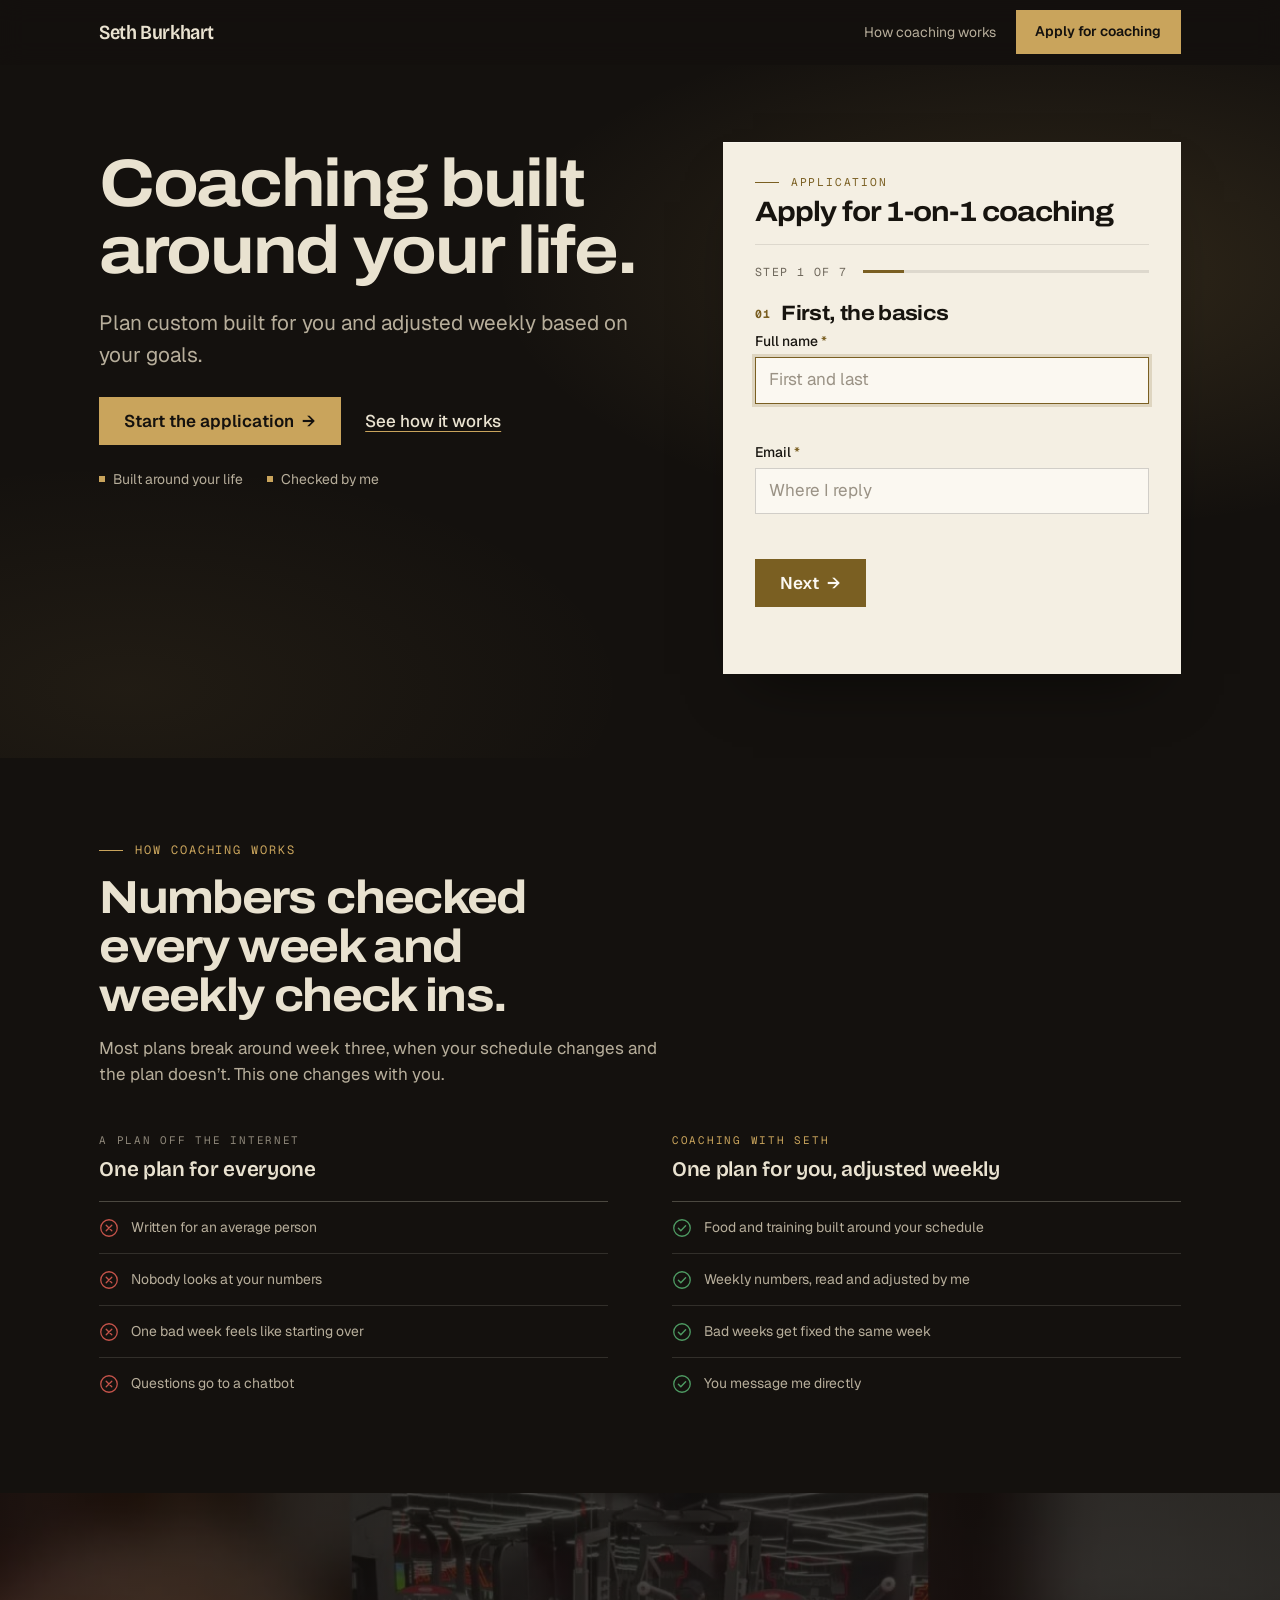
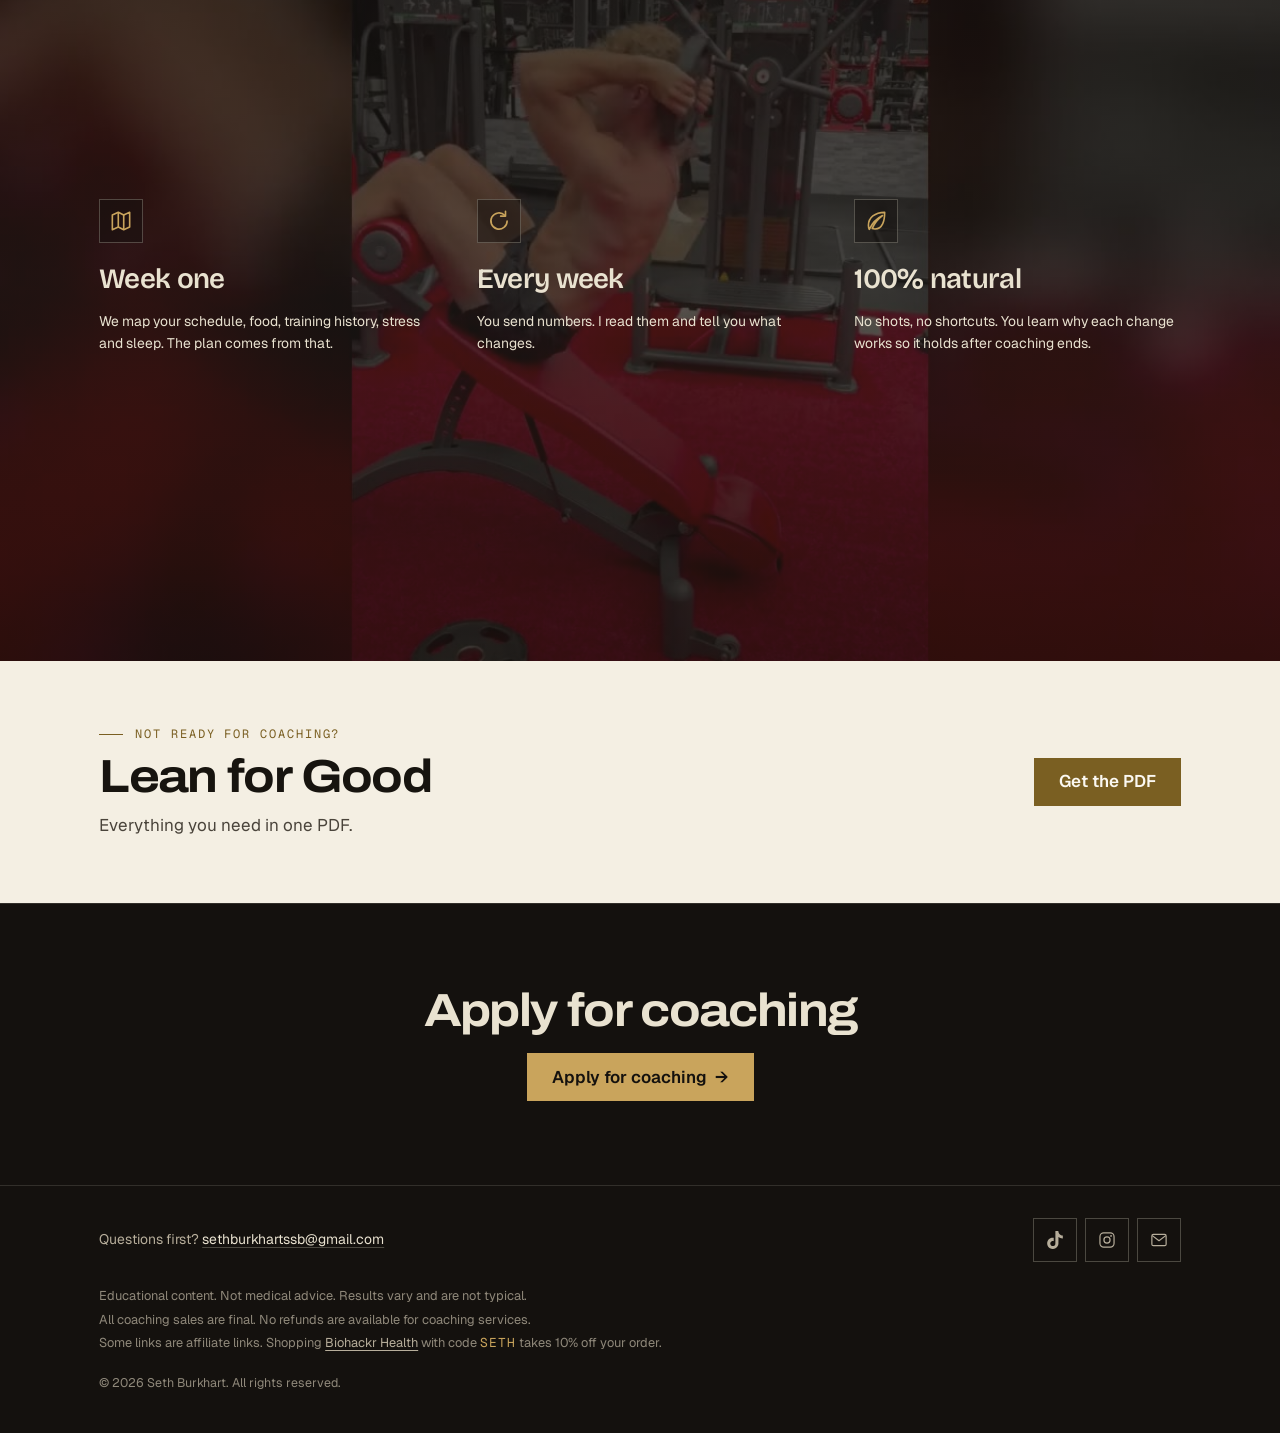
<file: index.html>
<!DOCTYPE html>
<html lang="en">
<head>
  <meta charset="UTF-8">
  <meta name="viewport" content="width=device-width, initial-scale=1.0">
  <title>Seth Burkhart · 1-on-1 Natural Fat Loss Coaching</title>
  <meta name="description" content="1-on-1 natural fat-loss coaching with Seth Burkhart. A plan built around your real life, checked by Seth every week. No shots, no shortcuts. Apply in about 3 minutes.">
  <meta name="theme-color" content="#14110E">

  <meta property="og:type" content="website">
  <meta property="og:title" content="Seth Burkhart · 1-on-1 Natural Fat Loss Coaching">
  <meta property="og:description" content="A plan built around your real life, checked every week by the person who built it. 100% natural. Apply in about 3 minutes.">
  <meta name="twitter:card" content="summary">

  <link rel="icon" href="data:image/svg+xml,%3Csvg xmlns='http://www.w3.org/2000/svg' viewBox='0 0 100 100'%3E%3Crect width='100' height='100' rx='20' fill='%2314110E'/%3E%3Ctext x='50' y='68' font-size='50' font-family='Georgia,serif' font-style='italic' fill='%23C9A45C' text-anchor='middle'%3ESB%3C/text%3E%3C/svg%3E">

  <link rel="preconnect" href="https://fonts.googleapis.com">
  <link rel="preconnect" href="https://fonts.gstatic.com" crossorigin>
  <link href="https://fonts.googleapis.com/css2?family=Archivo:wdth,wght@100..125,600..800&family=Bricolage+Grotesque:opsz,wdth,wght@12..96,75..100,400..700&family=Geist:wght@400;500;600&family=Geist+Mono:wght@400;500&display=swap" rel="stylesheet">
  <link rel="stylesheet" href="css/styles.css?v=14">
</head>
<body>

  <a class="skip-link" href="#apply">Skip to the application</a>

  <svg aria-hidden="true" focusable="false" width="0" height="0" style="position:absolute">
    <defs>
      <symbol id="icon-tiktok" viewBox="0 0 24 24">
        <path fill="currentColor" d="M12.53.02C13.84 0 15.14.01 16.44 0c.08 1.53.63 3.09 1.75 4.17 1.12 1.11 2.7 1.62 4.24 1.79v4.03c-1.44-.05-2.89-.35-4.2-.97-.57-.26-1.1-.59-1.62-.93-.01 2.92.01 5.84-.02 8.75-.08 1.4-.54 2.79-1.35 3.94-1.31 1.92-3.58 3.17-5.91 3.21-1.43.08-2.86-.31-4.08-1.03-2.02-1.19-3.44-3.37-3.65-5.71-.02-.5-.03-1-.01-1.49.18-1.9 1.12-3.72 2.58-4.96 1.66-1.44 3.98-2.13 6.15-1.72.02 1.48-.04 2.96-.04 4.44-.99-.32-2.15-.23-3.02.37-.63.41-1.11 1.04-1.36 1.75-.21.51-.15 1.07-.14 1.61.24 1.64 1.82 3.02 3.5 2.87 1.12-.01 2.19-.66 2.77-1.61.19-.33.4-.67.41-1.06.1-1.79.06-3.57.07-5.36.01-4.03-.01-8.05.02-12.07z"/>
      </symbol>
      <symbol id="icon-instagram" viewBox="0 0 24 24">
        <rect x="2.6" y="2.6" width="18.8" height="18.8" rx="5" fill="none" stroke="currentColor" stroke-width="1.6"/>
        <circle cx="12" cy="12" r="4.1" fill="none" stroke="currentColor" stroke-width="1.6"/>
        <circle cx="17.4" cy="6.6" r="1.2" fill="currentColor"/>
      </symbol>
      <symbol id="icon-mail" viewBox="0 0 24 24">
        <rect x="2.5" y="4.5" width="19" height="15" rx="2" fill="none" stroke="currentColor" stroke-width="1.6"/>
        <path d="M3.5 6.5 12 13l8.5-6.5" fill="none" stroke="currentColor" stroke-width="1.6" stroke-linecap="round" stroke-linejoin="round"/>
      </symbol>
      <symbol id="icon-x" viewBox="0 0 20 20">
        <circle cx="10" cy="10" r="8.25" fill="none" stroke="currentColor" stroke-width="1.3"/>
        <path d="M7.2 7.2l5.6 5.6M12.8 7.2l-5.6 5.6" stroke="currentColor" stroke-width="1.3" stroke-linecap="round"/>
      </symbol>
      <symbol id="icon-map" viewBox="0 0 24 24">
        <path d="M4 6.5 9.5 4l5 2.5L20 4v13.5L14.5 20l-5-2.5L4 20z" fill="none" stroke="currentColor" stroke-width="1.5" stroke-linejoin="round"/>
        <path d="M9.5 4v13.5M14.5 6.5V20" stroke="currentColor" stroke-width="1.5"/>
      </symbol>
      <symbol id="icon-loop" viewBox="0 0 24 24">
        <path d="M19.5 12a7.5 7.5 0 1 1-2.2-5.3" fill="none" stroke="currentColor" stroke-width="1.5" stroke-linecap="round"/>
        <path d="M18 3v4.5h-4.5" fill="none" stroke="currentColor" stroke-width="1.5" stroke-linecap="round" stroke-linejoin="round"/>
      </symbol>
      <symbol id="icon-leaf" viewBox="0 0 24 24">
        <path d="M20 4c-9 0-15 5-15 12 0 1.5.3 2.7.8 3.7C9 13 13 9.5 18 7c-4 3-7.5 7-9.5 12 .8.3 1.6.4 2.5.4C18 19.5 20 12 20 4z" fill="none" stroke="currentColor" stroke-width="1.5" stroke-linejoin="round"/>
      </symbol>
      <symbol id="icon-check" viewBox="0 0 20 20">
        <circle cx="10" cy="10" r="8.25" fill="none" stroke="currentColor" stroke-width="1.3"/>
        <path d="M6.4 10.3l2.4 2.4 4.8-5" fill="none" stroke="currentColor" stroke-width="1.4" stroke-linecap="round" stroke-linejoin="round"/>
      </symbol>
    </defs>
  </svg>

  <!-- ============ HEADER ============ -->
  <header class="site-header">
    <div class="container header-inner">
      <a class="wordmark" href="#top">Seth Burkhart</a>
      <nav class="header-nav" aria-label="Primary">
        <a class="nav-link" href="#how">How coaching works</a>
        <a class="btn btn-primary btn-sm" href="#apply">Apply for coaching</a>
      </nav>
    </div>
  </header>

  <main id="top">

    <!-- ============ HERO + FORM CARD ============ -->
    <section class="hero">
      <div class="container hero-grid">
        <div class="hero-copy">
          <h1 class="h-display rise" style="--i:1">Coaching built around your life.</h1>
          <p class="lede rise" style="--i:2">Plan custom built for you and adjusted weekly based on your goals.</p>
          <div class="hero-cta rise" style="--i:3">
            <a class="btn btn-primary" href="#apply">Start the application <span class="arrow" aria-hidden="true">&rarr;</span></a>
            <a class="text-link" href="#how">See how it works</a>
          </div>
          <ul class="dots rise" style="--i:5" aria-label="Key facts">
            <li>Built around your life</li>
            <li>Checked by me</li>
          </ul>
        </div>

        <div class="card rise" id="apply" style="--i:2">
          <div class="card-head">
            <p class="eyebrow">Application</p>
            <h2 class="card-title">Apply for 1-on-1 coaching</h2>
          </div>
          <div class="card-progress">
            <p class="progress-label"><span data-progress-text>Step 1 of 7</span></p>
            <div class="progress-bar" aria-hidden="true"><span data-progress-fill></span></div>
          </div>

          <form class="apply-form" id="apply-form" method="POST" novalidate>
            <input type="hidden" name="_subject" value="New coaching application">
            <input type="hidden" name="_template" value="table">
            <input type="hidden" name="_captcha" value="false">
            <input type="text" name="_honey" class="hp-field" tabindex="-1" autocomplete="off" aria-hidden="true">

            <fieldset class="form-step" data-step="1">
              <legend class="step-title"><span class="num">01</span>First, the basics</legend>
              <div class="field">
                <label for="f-name">Full name <span class="req" aria-hidden="true">*</span></label>
                <input id="f-name" name="name" type="text" autocomplete="name" placeholder="First and last" required>
                <p class="field-error" aria-live="polite"></p>
              </div>
              <div class="field">
                <label for="f-email">Email <span class="req" aria-hidden="true">*</span></label>
                <input id="f-email" name="email" type="email" autocomplete="email" inputmode="email" placeholder="Where I reply" required>
                <p class="field-error" aria-live="polite"></p>
              </div>
            </fieldset>

            <fieldset class="form-step" data-step="2" hidden>
              <legend class="step-title"><span class="num">02</span>Your age</legend>
              <div class="field">
                <label for="f-age">Age <span class="req" aria-hidden="true">*</span></label>
                <input id="f-age" name="age" type="number" inputmode="numeric" min="16" max="100" placeholder="Years" required>
                <p class="field-error" aria-live="polite"></p>
              </div>
            </fieldset>

            <fieldset class="form-step" data-step="3" hidden>
              <legend class="step-title"><span class="num">03</span>Your goal</legend>
              <div class="field field-choices" role="group" aria-labelledby="f-goal-label">
                <label id="f-goal-label">What can I help with? <span class="req" aria-hidden="true">*</span></label>
                <p class="field-hint">Choose as many as you like :)</p>
                <div class="choices">
                  <label class="choice"><input type="checkbox" name="goal" value="Fat Loss"><span class="choice-key">A</span><span>Fat Loss</span></label>
                  <label class="choice"><input type="checkbox" name="goal" value="Build Muscle"><span class="choice-key">B</span><span>Build Muscle</span></label>
                  <label class="choice"><input type="checkbox" name="goal" value="Healthy Lifestyle"><span class="choice-key">C</span><span>Healthy Lifestyle</span></label>
                </div>
                <p class="field-error" aria-live="polite"></p>
              </div>
            </fieldset>

            <fieldset class="form-step" data-step="4" hidden>
              <legend class="step-title"><span class="num">04</span>The reason</legend>
              <div class="field">
                <label for="f-change">Why do you want to make a change? <span class="req" aria-hidden="true">*</span></label>
                <textarea id="f-change" name="change" rows="3" required placeholder="In your own words. What’s driving this?"></textarea>
                <p class="field-error" aria-live="polite"></p>
              </div>
            </fieldset>

            <fieldset class="form-step" data-step="5" hidden>
              <legend class="step-title"><span class="num">05</span>Why me</legend>
              <div class="field">
                <label for="f-why">What made you want to work with me? <span class="req" aria-hidden="true">*</span></label>
                <textarea id="f-why" name="why" rows="3" required placeholder="What did you see or hear that brought you here?"></textarea>
                <p class="field-error" aria-live="polite"></p>
              </div>
            </fieldset>

            <fieldset class="form-step" data-step="6" hidden>
              <legend class="step-title"><span class="num">06</span>The investment</legend>
              <div class="field field-choices" role="radiogroup" aria-labelledby="f-investment-label">
                <label id="f-investment-label">This is a high ticket, premium fitness program. Are you in a financial position to invest in your health at this time? <span class="req" aria-hidden="true">*</span></label>
                <div class="choices">
                  <label class="choice"><input type="radio" name="investment" value="Yes, absolutely committed and finances are not an issue."><span class="choice-key">A</span><span>Yes, absolutely committed and finances are not an issue.</span></label>
                  <label class="choice"><input type="radio" name="investment" value="Possibly, depends on the value of the program."><span class="choice-key">B</span><span>Possibly, depends on the value of the program.</span></label>
                  <label class="choice"><input type="radio" name="investment" value="No. Finances are a real limitation at this moment."><span class="choice-key">C</span><span>No. Finances are a real limitation at this moment.</span></label>
                </div>
                <p class="field-error" aria-live="polite"></p>
              </div>
            </fieldset>

            <fieldset class="form-step" data-step="7" hidden>
              <legend class="step-title"><span class="num">07</span>Where I reach you</legend>
              <div class="form-row">
                <div class="field">
                  <label for="f-phone">Phone <span class="req" aria-hidden="true">*</span></label>
                  <input id="f-phone" name="phone" type="tel" autocomplete="tel" inputmode="tel" placeholder="For a quick call if we’re a fit" required>
                  <p class="field-error" aria-live="polite"></p>
                </div>
                <div class="field">
                  <label for="f-handle">Instagram or TikTok handle</label>
                  <input id="f-handle" name="handle" type="text" placeholder="@yourhandle">
                  <p class="field-error" aria-live="polite"></p>
                </div>
              </div>
            </fieldset>

            <div class="step-nav">
              <button class="btn btn-ghost" type="button" data-step-back hidden>Back</button>
              <button class="btn btn-primary" type="button" data-step-next>Next <span class="arrow" aria-hidden="true">&rarr;</span></button>
              <button class="btn btn-primary" type="submit" data-cta="submit" hidden>Send my application</button>
            </div>
            <p class="form-status" role="status" aria-live="polite"></p>
          </form>
        </div>
      </div>
    </section>

    <!-- ============ COMPARISON ============ -->
    <section class="section" id="how">
      <div class="container">
        <div class="section-head reveal">
          <p class="eyebrow">How coaching works</p>
          <h2 class="h-section">Numbers checked every week and weekly check ins.</h2>
          <p class="lede">Most plans break around week three, when your schedule changes and the plan doesn’t. This one changes with you.</p>
        </div>
        <div class="compare reveal" role="table" aria-label="Generic plan compared with coaching">
          <div class="compare-col">
            <div class="compare-head">
              <p class="eyebrow">A plan off the internet</p>
              <h3>One plan for everyone</h3>
            </div>
            <ul>
              <li><svg class="mark" aria-hidden="true"><use href="#icon-x"/></svg>Written for an average person</li>
              <li><svg class="mark" aria-hidden="true"><use href="#icon-x"/></svg>Nobody looks at your numbers</li>
              <li><svg class="mark" aria-hidden="true"><use href="#icon-x"/></svg>One bad week feels like starting over</li>
              <li><svg class="mark" aria-hidden="true"><use href="#icon-x"/></svg>Questions go to a chatbot</li>
            </ul>
          </div>
          <div class="compare-col is-us">
            <div class="compare-head">
              <p class="eyebrow">Coaching with Seth</p>
              <h3>One plan for you, adjusted weekly</h3>
            </div>
            <ul>
              <li><svg class="mark" aria-hidden="true"><use href="#icon-check"/></svg>Food and training built around your schedule</li>
              <li><svg class="mark" aria-hidden="true"><use href="#icon-check"/></svg>Weekly numbers, read and adjusted by me</li>
              <li><svg class="mark" aria-hidden="true"><use href="#icon-check"/></svg>Bad weeks get fixed the same week</li>
              <li><svg class="mark" aria-hidden="true"><use href="#icon-check"/></svg>You message me directly</li>
            </ul>
          </div>
        </div>

      </div>
    </section>

    <!-- ============ PROCESS (video background) ============ -->
    <section class="section section-video" aria-label="How it runs">
      <div class="video-bg" aria-hidden="true">
        <video autoplay muted loop playsinline preload="metadata" poster="video/reel-poster.jpg?v=7">
          <source src="video/reel.mp4?v=7" type="video/mp4">
        </video>
      </div>
      <div class="video-tint" aria-hidden="true"></div>
      <div class="container">
        <div class="points">
        <div class="point reveal">
          <span class="point-icon" aria-hidden="true"><svg width="26" height="26"><use href="#icon-map"/></svg></span>
          <h3>Week one</h3>
          <p>We map your schedule, food, training history, stress and sleep. The plan comes from that.</p>
        </div>
        <div class="point reveal">
          <span class="point-icon" aria-hidden="true"><svg width="26" height="26"><use href="#icon-loop"/></svg></span>
          <h3>Every week</h3>
          <p>You send numbers. I read them and tell you what changes.</p>
        </div>
        <div class="point reveal">
          <span class="point-icon" aria-hidden="true"><svg width="26" height="26"><use href="#icon-leaf"/></svg></span>
          <h3>100% natural</h3>
          <p>No shots, no shortcuts. You learn why each change works so it holds after coaching ends.</p>
        </div>
      </div>
      </div>
    </section>

    <!-- ============ BLUEPRINT STRIP ============ -->
    <section class="strip" aria-label="Lean for Good">
      <div class="container">
        <div class="strip-copy reveal">
          <p class="eyebrow">Not ready for coaching?</p>
          <h2><span data-bind="blueprint-name">Lean for Good</span></h2>
          <p>Everything you need in one PDF.</p>
        </div>
        <div class="offer-card reveal">
          <a class="btn btn-primary" data-cta="blueprint" href="#">Get the PDF</a>
        </div>
      </div>
    </section>

    <!-- ============ CLOSING BAND ============ -->
    <section class="band">
      <div class="container">
        <h2 class="h-section reveal">Apply for coaching</h2>
        <a class="btn btn-primary reveal" href="#apply">Apply for coaching <span class="arrow" aria-hidden="true">&rarr;</span></a>
      </div>
    </section>

  </main>

  <!-- ============ FOOTER ============ -->
  <footer class="site-footer">
    <div class="container">
      <div class="footer-top">
        <p class="footer-contact">Questions first? <a data-social="email" href="#"><span data-bind="email-text">sethburkhartssb@gmail.com</span></a></p>
        <div class="footer-socials">
          <a class="social-btn" data-social="tiktok" href="#" target="_blank" rel="noopener" aria-label="Seth on TikTok"><svg width="18" height="18" aria-hidden="true"><use href="#icon-tiktok"/></svg></a>
          <a class="social-btn" data-social="instagram" href="#" target="_blank" rel="noopener" aria-label="Seth on Instagram"><svg width="18" height="18" aria-hidden="true"><use href="#icon-instagram"/></svg></a>
          <a class="social-btn" data-social="email" href="#" aria-label="Email Seth"><svg width="18" height="18" aria-hidden="true"><use href="#icon-mail"/></svg></a>
        </div>
      </div>
      <div class="footer-fine">
        <p>Educational content. Not medical advice. Results vary and are not typical.</p>
        <p>All coaching sales are final. No refunds are available for coaching services.</p>
        <p>Some links are affiliate links. Shopping <a data-cta="biohackr" href="https://www.biohackr.health/shop/" target="_blank" rel="noopener">Biohackr Health</a> with code <span class="bh-code" data-bind="bh-code">SETH</span> takes <span data-bind="bh-discount">10%</span> off your order.</p>
      </div>
      <p class="footer-copy">&copy; <span data-bind="year">2026</span> Seth Burkhart. All rights reserved.</p>
    </div>
  </footer>

  <script src="js/config.js?v=3"></script>
  <script src="js/main.js?v=4"></script>
</body>
</html>
</file>
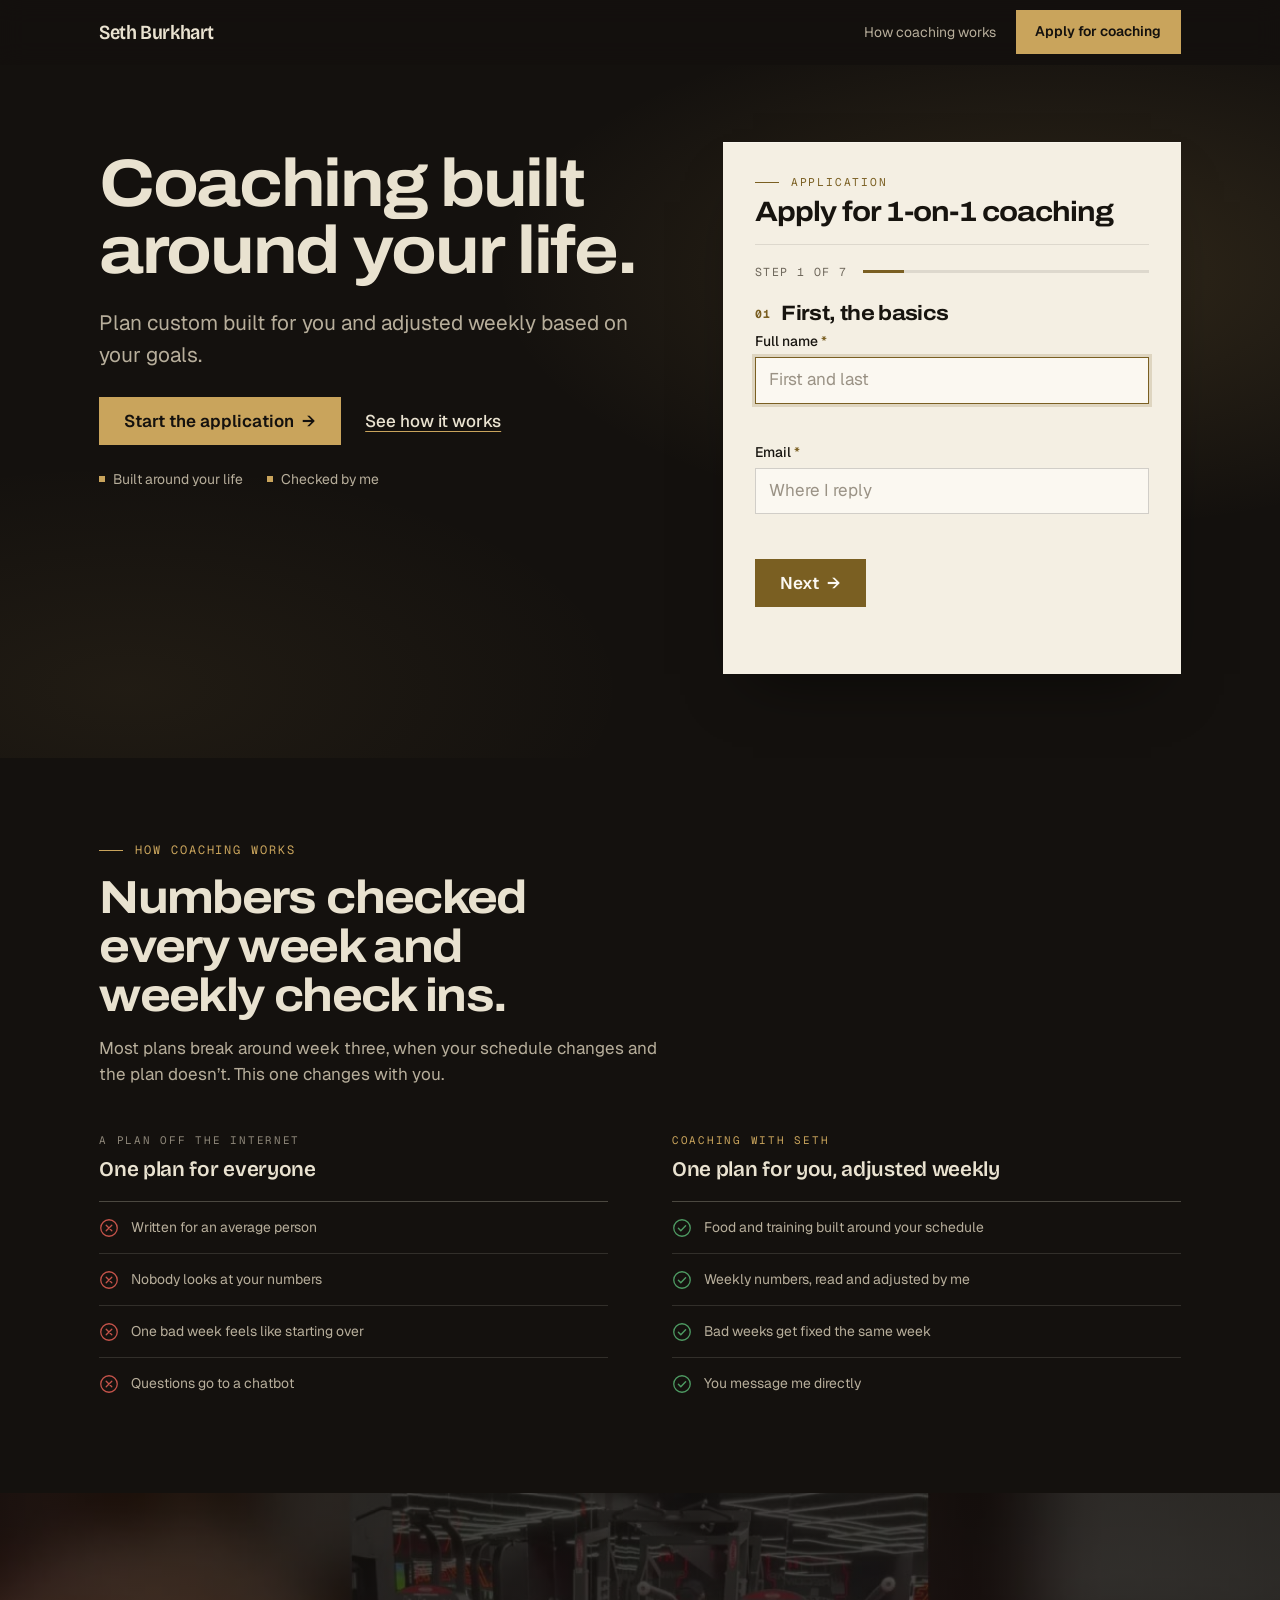
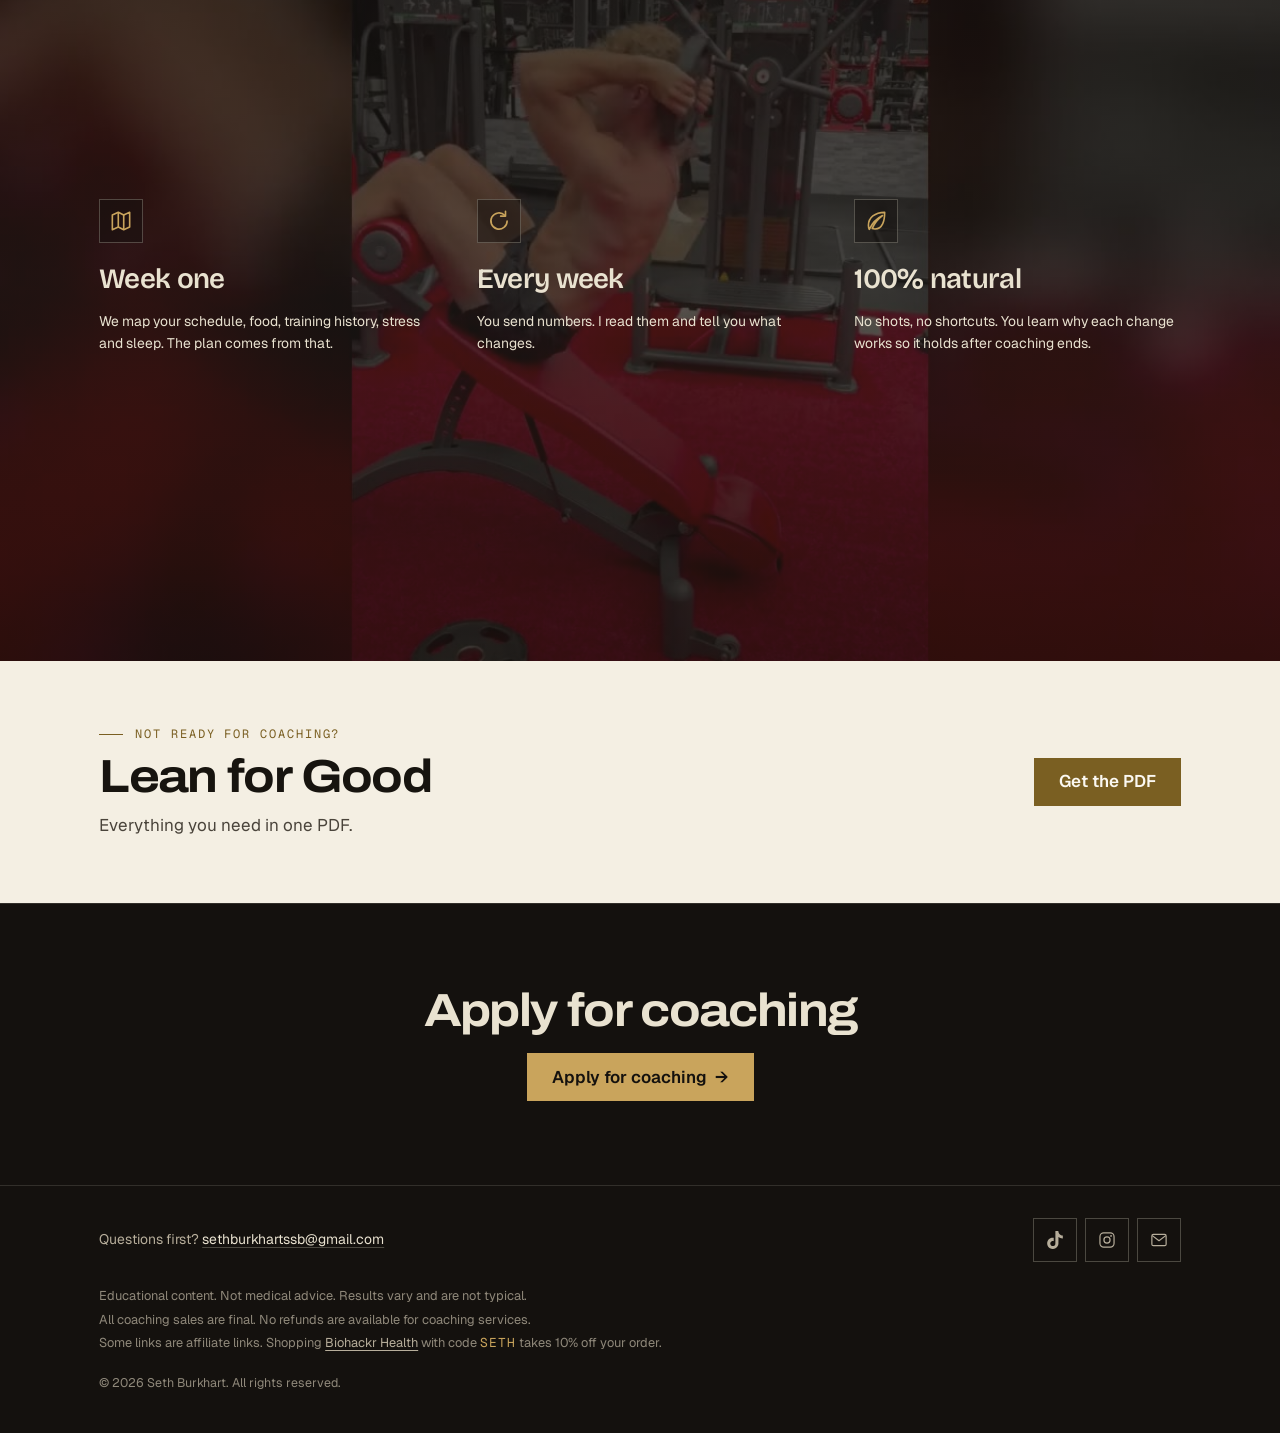
<file: welcome/index.html>
<!DOCTYPE html>
<html lang="en">
<head>
  <meta charset="UTF-8">
  <script>
    /* Soft gate: only reachable via the Stripe post-payment redirect, which
       appends ?session_id=... . Direct visits bounce to the homepage. */
    (function () {
      var q = new URLSearchParams(location.search);
      if (q.has('session_id')) {
        sessionStorage.setItem('sb-client', '1');
        history.replaceState(null, '', location.pathname);
      } else if (!sessionStorage.getItem('sb-client')) {
        location.replace('/');
      }
    })();
  </script>
  <meta name="viewport" content="width=device-width, initial-scale=1.0">
  <title>You're In · Seth Burkhart</title>
  <meta name="description" content="Welcome to 1-on-1 coaching with Seth Burkhart. Here's exactly what happens next.">
  <meta name="robots" content="noindex">
  <meta name="theme-color" content="#101113">

  <link rel="icon" href="data:image/svg+xml,%3Csvg xmlns='http://www.w3.org/2000/svg' viewBox='0 0 100 100'%3E%3Cdefs%3E%3ClinearGradient id='g' x1='0' y1='0' x2='0' y2='1'%3E%3Cstop offset='0' stop-color='%234E9CFF'/%3E%3Cstop offset='1' stop-color='%232563EB'/%3E%3C/linearGradient%3E%3C/defs%3E%3Crect width='100' height='100' rx='24' fill='url(%23g)'/%3E%3Ctext x='50' y='70' font-size='44' font-family='Arial Black,Arial,sans-serif' font-weight='900' fill='white' text-anchor='middle'%3ESB%3C/text%3E%3C/svg%3E">

  <link rel="preconnect" href="https://fonts.googleapis.com">
  <link rel="preconnect" href="https://fonts.gstatic.com" crossorigin>
  <link href="https://fonts.googleapis.com/css2?family=Rubik:wght@500;600;700;800&family=Albert+Sans:ital,wght@0,400;0,500;0,600;0,700;1,400&display=swap" rel="stylesheet">
  <link rel="stylesheet" href="../css/styles.css?v=2">

  <style>
    /* Page-specific: post-purchase welcome. Everything else comes from styles.css. */
    .welcome-hero {
      padding: clamp(7rem, 8vw + 4rem, 12rem) 0 clamp(4.5rem, 6vw, 7rem);
    }
    .welcome-title {
      font-family: var(--font-display);
      font-weight: 800;
      font-size: var(--display-1);
      line-height: 0.98;
      letter-spacing: -0.015em;
      text-transform: uppercase;
      color: var(--bone);
      margin: 1.4rem 0 1.6rem;
    }
    .welcome-title em { font-style: normal; color: var(--ember); }
    .welcome-hero .hero-sub { max-width: 34em; }
    .step-cta { margin-top: 1.1rem; display: flex; flex-wrap: wrap; align-items: center; gap: 1rem 1.4rem; }
    .step-alt { font-size: var(--text-sm); color: var(--bone-dim); }
    .step-alt a { color: var(--bone); text-decoration-color: var(--ember); text-underline-offset: 3px; }
    .plan-note { margin-top: 2.2rem; max-width: 44em; font-size: var(--text-sm); color: var(--bone-dim); }
  </style>
</head>
<body>

  <a class="skip-link" href="#main">Skip to content</a>

  <svg class="svg-defs" aria-hidden="true" focusable="false">
    <defs>
      <symbol id="icon-tiktok" viewBox="0 0 24 24">
        <path fill="currentColor" d="M12.53.02C13.84 0 15.14.01 16.44 0c.08 1.53.63 3.09 1.75 4.17 1.12 1.11 2.7 1.62 4.24 1.79v4.03c-1.44-.05-2.89-.35-4.2-.97-.57-.26-1.1-.59-1.62-.93-.01 2.92.01 5.84-.02 8.75-.08 1.4-.54 2.79-1.35 3.94-1.31 1.92-3.58 3.17-5.91 3.21-1.43.08-2.86-.31-4.08-1.03-2.02-1.19-3.44-3.37-3.65-5.71-.02-.5-.03-1-.01-1.49.18-1.9 1.12-3.72 2.58-4.96 1.66-1.44 3.98-2.13 6.15-1.72.02 1.48-.04 2.96-.04 4.44-.99-.32-2.15-.23-3.02.37-.63.41-1.11 1.04-1.36 1.75-.21.51-.15 1.07-.14 1.61.24 1.64 1.82 3.02 3.5 2.87 1.12-.01 2.19-.66 2.77-1.61.19-.33.4-.67.41-1.06.1-1.79.06-3.57.07-5.36.01-4.03-.01-8.05.02-12.07z"/>
      </symbol>
      <linearGradient id="ig-grad" x1="0" y1="1" x2="1" y2="0">
        <stop offset="0" stop-color="#FEDA75"/>
        <stop offset="0.25" stop-color="#FA7E1E"/>
        <stop offset="0.5" stop-color="#D62976"/>
        <stop offset="0.75" stop-color="#962FBF"/>
        <stop offset="1" stop-color="#4F5BD5"/>
      </linearGradient>
      <symbol id="icon-instagram-color" viewBox="0 0 24 24">
        <rect x="2.6" y="2.6" width="18.8" height="18.8" rx="5" fill="none" stroke="url(#ig-grad)" stroke-width="1.8"/>
        <circle cx="12" cy="12" r="4.1" fill="none" stroke="url(#ig-grad)" stroke-width="1.8"/>
        <circle cx="17.4" cy="6.6" r="1.2" fill="url(#ig-grad)"/>
      </symbol>
      <symbol id="icon-mail" viewBox="0 0 24 24">
        <rect x="2.5" y="4.5" width="19" height="15" rx="2" fill="none" stroke="currentColor" stroke-width="1.8"/>
        <path d="M3.5 6.5 12 13l8.5-6.5" fill="none" stroke="currentColor" stroke-width="1.8" stroke-linecap="round" stroke-linejoin="round"/>
      </symbol>
      <symbol id="ic-fork" viewBox="0 0 24 24">
        <path d="M5.5 3v4a2.5 2.5 0 0 0 5 0V3" fill="none" stroke="currentColor" stroke-width="2" stroke-linecap="round"/>
        <path d="M8 9.5V21" stroke="currentColor" stroke-width="2" stroke-linecap="round"/>
        <path d="M16 3v18" stroke="currentColor" stroke-width="2" stroke-linecap="round"/>
        <path d="M16 3c2.8 2 3.2 6.6.3 9.1" fill="none" stroke="currentColor" stroke-width="2" stroke-linecap="round"/>
      </symbol>
      <symbol id="ic-dumbbell" viewBox="0 0 24 24">
        <rect x="2.5" y="9" width="2.6" height="6" rx="1" fill="currentColor"/>
        <rect x="6" y="6.5" width="3.2" height="11" rx="1.3" fill="currentColor"/>
        <rect x="14.8" y="6.5" width="3.2" height="11" rx="1.3" fill="currentColor"/>
        <rect x="18.9" y="9" width="2.6" height="6" rx="1" fill="currentColor"/>
        <rect x="9" y="10.8" width="6" height="2.4" rx="1.2" fill="currentColor"/>
      </symbol>
      <symbol id="ic-clipboard" viewBox="0 0 24 24">
        <rect x="5" y="4.5" width="14" height="16.5" rx="2.5" fill="none" stroke="currentColor" stroke-width="2"/>
        <rect x="8.5" y="2.5" width="7" height="4" rx="1.5" fill="currentColor" stroke="none"/>
        <path d="M8.5 11h7M8.5 15h5" stroke="currentColor" stroke-width="2" stroke-linecap="round"/>
      </symbol>
      <symbol id="ic-chart" viewBox="0 0 24 24">
        <path d="M5 20V12M12 20V5M19 20v-6" stroke="currentColor" stroke-width="2.6" stroke-linecap="round"/>
      </symbol>
      <symbol id="ic-loop" viewBox="0 0 24 24">
        <path d="M19 12a7 7 0 1 1-2.05-4.95" fill="none" stroke="currentColor" stroke-width="2.2" stroke-linecap="round"/>
        <path d="M17.5 3v4.5H13" fill="none" stroke="currentColor" stroke-width="2.2" stroke-linecap="round" stroke-linejoin="round"/>
      </symbol>
      <symbol id="ic-trend" viewBox="0 0 24 24">
        <path d="M4 17l5.5-5.5 3.5 3.5L19 8.5" fill="none" stroke="currentColor" stroke-width="2.3" stroke-linecap="round" stroke-linejoin="round"/>
        <path d="M14.5 8h5v5" fill="none" stroke="currentColor" stroke-width="2.3" stroke-linecap="round" stroke-linejoin="round"/>
      </symbol>
      <symbol id="ic-heart" viewBox="0 0 24 24">
        <path d="M12 20.5S3.5 15.2 3.5 9.3C3.5 6.4 5.8 4.5 8.2 4.5c1.6 0 3 .8 3.8 2.1.8-1.3 2.2-2.1 3.8-2.1 2.4 0 4.7 1.9 4.7 4.8 0 5.9-8.5 11.2-8.5 11.2z" fill="none" stroke="currentColor" stroke-width="2" stroke-linejoin="round"/>
      </symbol>
      <symbol id="ic-pill" viewBox="0 0 24 24">
        <rect x="2.8" y="8.6" width="18.4" height="6.8" rx="3.4" fill="none" stroke="currentColor" stroke-width="2" transform="rotate(-35 12 12)"/>
        <path d="M9.2 7.9l5.6 8.2" stroke="currentColor" stroke-width="2" stroke-linecap="round"/>
      </symbol>
    </defs>
  </svg>

  <main id="main">

    <!-- ============ HERO ============ -->
    <section class="welcome-hero">
      <div class="container">
        <p class="hero-badge"><span class="dot" aria-hidden="true"></span>Payment confirmed</p>
        <h1 class="welcome-title">You're <em>in.</em></h1>
        <p class="hero-sub">Welcome to 1-on-1 coaching. This page tells you exactly what happens next — it takes two minutes to read, and there's only one thing you need to do today.</p>
      </div>
    </section>

    <!-- ============ WHAT HAPPENS NEXT ============ -->
    <section class="sec light" id="next">
      <div class="container">
        <header class="sec-head">
          <p class="kicker"><span class="kicker-bar" aria-hidden="true"></span>Your first week</p>
          <h2 class="sec-title">What happens next</h2>
        </header>
        <ol class="timeline">
          <li class="tl-item">
            <span class="tl-num" aria-hidden="true">1</span>
            <div class="tl-body">
              <h3>Book your setup call — do this now</h3>
              <p>Pick a time that works for you — it takes 30 seconds. This is the only thing you need to do today.</p>
              <div class="step-cta">
                <a class="btn btn-primary" href="https://calendar.google.com/calendar/appointments/schedules/AcZssZ3q3UlD6sfuK-HEQqiYcV0llTFG9mDWkdDY9j8Lj-OqcQpWXpboBl91VsJ0dswRlcNLw76cY0nU" target="_blank" rel="noopener">Book my setup call</a>
                <p class="step-alt">Can't find a time that works? Email me — <a href="mailto:sethburkhartssb@gmail.com?subject=New%20client%20%E2%80%94%20setup%20call">sethburkhartssb@gmail.com</a></p>
              </div>
            </div>
          </li>
          <li class="tl-item">
            <span class="tl-num" aria-hidden="true">2</span>
            <div class="tl-body">
              <h3>The setup call</h3>
              <p>We meet on Google Meet — the link comes with your booking confirmation. We go over all of it: how you currently eat, your schedule, training history, sleep, stress, and what you actually want out of this. No judgment — I just need the real picture, because your plan gets built from it.</p>
            </div>
          </li>
          <li class="tl-item">
            <span class="tl-num" aria-hidden="true">3</span>
            <div class="tl-body">
              <h3>Your plan lands</h3>
              <p>After the call I build your full plan — everything listed below, built around your life, not a template.</p>
            </div>
          </li>
          <li class="tl-item">
            <span class="tl-num" aria-hidden="true">4</span>
            <div class="tl-body">
              <h3>Then, every week</h3>
              <p>You send your numbers, I read them myself, and your plan gets adjusted — including new key focuses for the week ahead. That loop is where the results come from.</p>
            </div>
          </li>
        </ol>
      </div>
    </section>

    <!-- ============ WHAT'S IN YOUR PLAN ============ -->
    <section class="sec light" id="plan">
      <div class="container">
        <header class="sec-head">
          <p class="kicker"><span class="kicker-bar" aria-hidden="true"></span>Built from your setup call</p>
          <h2 class="sec-title">What's in your plan</h2>
        </header>
        <div class="get-grid">
          <div class="get-card">
            <div class="get-head">
              <span class="qa-ic qa-ic-1 qa-ic--sm" aria-hidden="true"><svg width="22" height="22"><use href="#ic-trend"/></svg></span>
              <h3>Your goals</h3>
            </div>
            <p>Where we're taking you, made concrete — so every week has a target instead of a vibe.</p>
          </div>
          <div class="get-card">
            <div class="get-head">
              <span class="qa-ic qa-ic-2 qa-ic--sm" aria-hidden="true"><svg width="22" height="22"><use href="#ic-chart"/></svg></span>
              <h3>Your diet</h3>
            </div>
            <p>Calories and macros matched to your goal and your real life, not a starvation spreadsheet.</p>
          </div>
          <div class="get-card">
            <div class="get-head">
              <span class="qa-ic qa-ic-3 qa-ic--sm" aria-hidden="true"><svg width="22" height="22"><use href="#ic-fork"/></svg></span>
              <h3>Foods to eat</h3>
            </div>
            <p>A real food list built around what you actually like eating, so the diet is livable from day one.</p>
          </div>
          <div class="get-card">
            <div class="get-head">
              <span class="qa-ic qa-ic-4 qa-ic--sm" aria-hidden="true"><svg width="22" height="22"><use href="#ic-dumbbell"/></svg></span>
              <h3>Training</h3>
            </div>
            <p>Your split plus the exact exercises for each muscle group, built for your schedule and the equipment you have.</p>
          </div>
          <div class="get-card">
            <div class="get-head">
              <span class="qa-ic qa-ic-5 qa-ic--sm" aria-hidden="true"><svg width="22" height="22"><use href="#ic-heart"/></svg></span>
              <h3>Cardio</h3>
            </div>
            <p>How much, what kind, and when — dialed up or down as your numbers come in.</p>
          </div>
          <div class="get-card">
            <div class="get-head">
              <span class="qa-ic qa-ic-1 qa-ic--sm" aria-hidden="true"><svg width="22" height="22"><use href="#ic-pill"/></svg></span>
              <h3>Supplements</h3>
            </div>
            <p>What's actually worth taking for your goal, and what's a waste of your money.</p>
          </div>
          <div class="get-card">
            <div class="get-head">
              <span class="qa-ic qa-ic-2 qa-ic--sm" aria-hidden="true"><svg width="22" height="22"><use href="#ic-clipboard"/></svg></span>
              <h3>Key focuses of the week</h3>
            </div>
            <p>The 2–3 things that matter most right now. These change every single week based on your check-ins — that's what keeps you moving.</p>
          </div>
        </div>
        <p class="plan-note">Between check-ins you message me directly with anything — stuck at a restaurant, rough week, random question. You get an answer from the person who built your plan.</p>
      </div>
    </section>

    <!-- ============ BOTTOM CTA ============ -->
    <section class="apply-band">
      <div class="container band-inner">
        <p class="kicker"><span class="kicker-bar" aria-hidden="true"></span>One thing to do today</p>
        <h2 class="band-title">Book your setup call</h2>
        <p class="band-sub">Pick a time, get a Google Meet link, done. Everything starts from that call.</p>
        <div class="band-cta">
          <a class="btn btn-primary btn-lg" href="https://calendar.google.com/calendar/appointments/schedules/AcZssZ3q3UlD6sfuK-HEQqiYcV0llTFG9mDWkdDY9j8Lj-OqcQpWXpboBl91VsJ0dswRlcNLw76cY0nU" target="_blank" rel="noopener">Pick my time now</a>
        </div>
      </div>
    </section>

  </main>

  <!-- ============ FOOTER ============ -->
  <footer class="site-footer">
    <div class="container footer-stack">
      <div class="footer-socials">
        <a class="social-btn" href="https://www.tiktok.com/@sethburkhart" target="_blank" rel="noopener" aria-label="Seth on TikTok">
          <svg class="icon" width="22" height="22" aria-hidden="true"><use href="#icon-tiktok"/></svg>
        </a>
        <a class="social-btn" href="https://instagram.com/sethsburkhart" target="_blank" rel="noopener" aria-label="Seth on Instagram">
          <svg class="icon" width="22" height="22" aria-hidden="true"><use href="#icon-instagram-color"/></svg>
        </a>
        <a class="social-btn" href="mailto:sethburkhartssb@gmail.com" aria-label="Email Seth">
          <svg class="icon" width="22" height="22" aria-hidden="true"><use href="#icon-mail"/></svg>
        </a>
      </div>
      <p class="footer-copy">© 2026 All rights reserved.</p>
      <div class="footer-fine">
        <p>All coaching sales are final. No refunds are available for coaching services.</p>
        <p>Educational content. Not medical advice. Results vary and are not typical.</p>
      </div>
    </div>
  </footer>

</body>
</html>
</file>
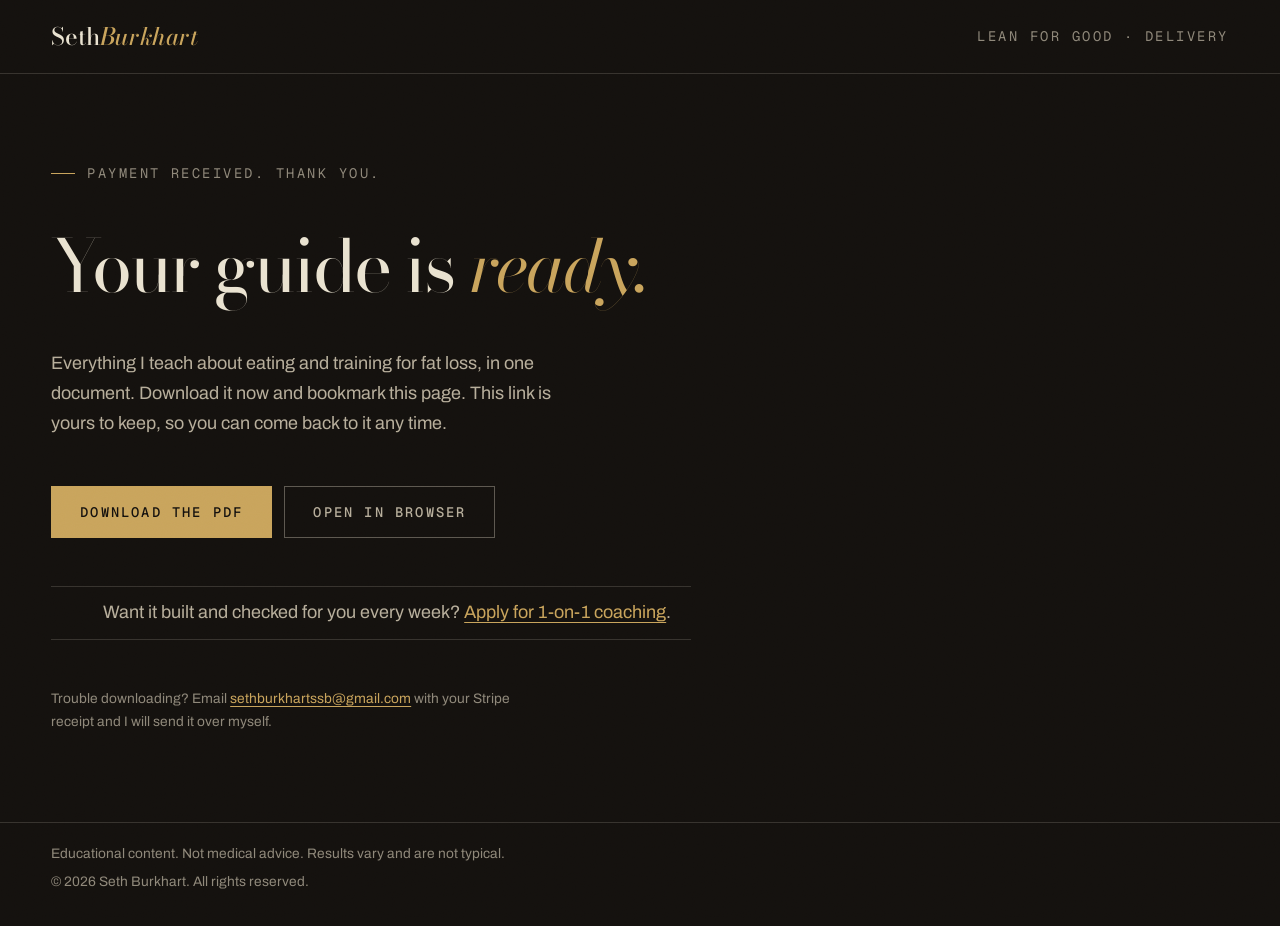
<file: blueprint/eavxdk40uj0ugfeo/index.html>
<!DOCTYPE html>
<html lang="en">
<head>
  <meta charset="UTF-8">
  <meta name="viewport" content="width=device-width, initial-scale=1.0">
  <title>Lean for Good · Seth Burkhart</title>
  <meta name="robots" content="noindex, nofollow, noarchive">
  <meta name="theme-color" content="#14110E">
  <link rel="icon" href="data:image/svg+xml,%3Csvg xmlns='http://www.w3.org/2000/svg' viewBox='0 0 100 100'%3E%3Crect width='100' height='100' fill='%2314110E'/%3E%3Ctext x='50' y='68' font-size='52' font-family='Didot,Bodoni 72,Georgia,serif' font-style='italic' fill='%23C9A45C' text-anchor='middle'%3ESB%3C/text%3E%3C/svg%3E">
  <link rel="preconnect" href="https://fonts.googleapis.com">
  <link rel="preconnect" href="https://fonts.gstatic.com" crossorigin>
  <link href="https://fonts.googleapis.com/css2?family=Bodoni+Moda:ital,opsz,wght@0,6..96,400..700;1,6..96,400..700&family=Archivo:wght@400;500&family=Geist+Mono:wght@400;500&display=swap" rel="stylesheet">
  <style>
    :root { --ink:#14110E; --bone:#E9E2D0; --bone-2:#B7AE9B; --bone-3:#8F887A; --brass:#C9A45C; --brass-2:#E2C07A; --rule:rgba(233,226,208,.16); --ease:cubic-bezier(.22,1,.36,1); }
    *,*::before,*::after { box-sizing:border-box }
    html { -webkit-text-size-adjust:100% }
    body { margin:0; min-height:100svh; background:var(--ink); color:var(--bone); font-family:"Archivo","Helvetica Neue",Arial,sans-serif; font-size:clamp(1rem,.95rem + .25vw,1.125rem); line-height:1.65; -webkit-font-smoothing:antialiased; display:grid; grid-template-rows:auto 1fr auto }
    ::selection { background:var(--brass); color:var(--ink) }
    :focus-visible { outline:2px solid var(--brass); outline-offset:4px }
    .grain { position:fixed; inset:-50%; width:200%; height:200%; pointer-events:none; z-index:60; opacity:.045; mix-blend-mode:overlay; background-image:url("data:image/svg+xml,%3Csvg xmlns='http://www.w3.org/2000/svg' width='300' height='300'%3E%3Cfilter id='n'%3E%3CfeTurbulence type='fractalNoise' baseFrequency='0.9' numOctaves='2' stitchTiles='stitch'/%3E%3C/filter%3E%3Crect width='100%25' height='100%25' filter='url(%23n)'/%3E%3C/svg%3E") }
    header, footer, main { padding-left:clamp(1.25rem,4vw,4rem); padding-right:clamp(1.25rem,4vw,4rem) }
    header { display:flex; justify-content:space-between; align-items:center; gap:1rem; padding-top:.9rem; padding-bottom:.9rem; border-bottom:1px solid var(--rule) }
    .wordmark { font-family:"Bodoni Moda",Didot,Georgia,serif; font-variation-settings:"opsz" 24; font-weight:500; font-size:clamp(1.2rem,1.1rem + .5vw,1.5rem); color:var(--bone); text-decoration:none; display:inline-flex; align-items:center; min-height:2.75rem }
    .wordmark i { color:var(--brass) }
    .mono { font-family:"Geist Mono","SF Mono",Menlo,monospace; font-size:clamp(.8rem,.78rem + .1vw,.875rem); letter-spacing:.18em; text-transform:uppercase; color:var(--bone-3); margin:0 }
    main { display:grid; align-content:center; gap:clamp(1.5rem,1rem + 2.5vw,3rem); padding-top:clamp(2.5rem,1.5rem + 5vw,6rem); padding-bottom:clamp(2.5rem,1.5rem + 5vw,6rem); max-width:60rem }
    .eyebrow { display:flex; gap:.75rem; align-items:center }
    .eyebrow::before { content:""; width:1.5rem; height:1px; background:var(--brass) }
    h1 { font-family:"Bodoni Moda",Didot,Georgia,serif; font-variation-settings:"opsz" 96; font-weight:400; font-size:clamp(2.5rem,1rem + 4.4vw,4.6rem); line-height:.95; letter-spacing:-.03em; margin:0; max-width:14ch; text-wrap:balance }
    h1 i { color:var(--brass) }
    .lede { margin:0; color:var(--bone-2); max-width:52ch }
    .cta { display:flex; flex-wrap:wrap; gap:.75rem; align-items:center }
    .btn { display:inline-flex; align-items:center; justify-content:center; gap:.6rem; min-height:3.25rem; padding:.85rem 1.75rem; font-family:"Geist Mono","SF Mono",Menlo,monospace; font-size:clamp(.8rem,.78rem + .1vw,.875rem); letter-spacing:.16em; text-transform:uppercase; font-weight:500; border:1px solid var(--brass); text-decoration:none; position:relative; isolation:isolate; overflow:hidden; transition:color 220ms var(--ease),border-color 220ms var(--ease) }
    .btn::before { content:""; position:absolute; inset:0; z-index:-1; transform:scaleX(0); transform-origin:left; transition:transform 260ms var(--ease) }
    .btn-primary { background:var(--brass); color:var(--ink) } .btn-primary::before { background:var(--brass-2) } .btn-primary:hover::before { transform:scaleX(1) }
    .btn-ghost { border-color:rgba(233,226,208,.34); color:var(--bone-2) } .btn-ghost::before { background:var(--brass) } .btn-ghost:hover { color:var(--ink); border-color:var(--brass) } .btn-ghost:hover::before { transform:scaleX(1) }
    .steps { list-style:none; margin:0; padding:0; display:grid; max-width:40rem }
    .steps li { display:grid; grid-template-columns:2.5rem 1fr; gap:.75rem; align-items:baseline; padding:.7rem 0; border-top:1px solid var(--rule); color:var(--bone-2) }
    .steps li:last-child { border-bottom:1px solid var(--rule) }
    .steps b { font-family:"Geist Mono",Menlo,monospace; font-weight:500; font-size:.85rem; letter-spacing:.14em; color:var(--brass); font-variant-numeric:tabular-nums }
    main a { color:var(--brass); text-decoration:underline; text-underline-offset:.2em }
    .note { margin:0; color:var(--bone-3); font-size:clamp(.8rem,.78rem + .1vw,.875rem); max-width:60ch }
    footer { border-top:1px solid var(--rule); padding-top:1.25rem; padding-bottom:2rem; display:grid; gap:.35rem; color:var(--bone-3); font-size:clamp(.8rem,.78rem + .1vw,.875rem) }
    footer p { margin:0 } footer a { color:var(--bone-2) }
    @media (prefers-reduced-motion: reduce) { .btn,.btn::before { transition:none } }
  </style>
</head>
<body>
  <div class="grain" aria-hidden="true"></div>
  <header>
    <a class="wordmark" href="https://sethburkhart.co/">Seth <i>Burkhart</i></a>
    <p class="mono">Lean for Good · Delivery</p>
  </header>
  <main>
    <p class="mono eyebrow">Payment received. Thank you.</p>
    <h1>Your guide is <i>ready.</i></h1>
    <p class="lede">Everything I teach about eating and training for fat loss, in one document. Download it now and bookmark this page. This link is yours to keep, so you can come back to it any time.</p>
    <div class="cta">
      <a class="btn btn-primary" href="fat-loss-blueprint.pdf" download="Lean for Good - Seth Burkhart.pdf">Download the PDF</a>
      <a class="btn btn-ghost" href="fat-loss-blueprint.pdf" target="_blank" rel="noopener">Open in browser</a>
    </div>
    <ol class="steps" aria-label="How to use it">
      <li><b></b><span>Want it built and checked for you every week? <a href="https://sethburkhart.co/">Apply for 1-on-1 coaching</a>.</span></li>
    </ol>
    <p class="note">Trouble downloading? Email <a href="mailto:sethburkhartssb@gmail.com">sethburkhartssb@gmail.com</a> with your Stripe receipt and I will send it over myself.</p>
  </main>
  <footer>
    <p>Educational content. Not medical advice. Results vary and are not typical.</p>
    <p>&copy; <span id="y">2026</span> Seth Burkhart. All rights reserved.</p>
  </footer>
  <script>document.getElementById("y").textContent = new Date().getFullYear();</script>
</body>
</html>
</file>
<file: css/styles.css>
/* =====================================================================
   Seth Burkhart — coaching application site
   House grammar from the Viridian production landing pages (Cedar Creek
   Cosmo pattern): serif headline with one brass italic word, a light form
   card in the hero, a two-column comparison, three quiet cards, a cream
   strip, a short footer. Seth's palette: warm ink, bone, brass.
   ===================================================================== */

:root {
  --ink: #14110E;
  --ink-2: #1C1815;
  --ink-3: #26211C;
  --ink-line: rgba(233, 226, 208, 0.14);
  --ink-line-2: rgba(233, 226, 208, 0.26);
  --bone: #E9E2D0;
  --bone-2: #B7AE9B;
  --bone-3: #8F887A;
  --brass: #C9A45C;
  --brass-2: #D9B86E;
  --brass-deep: #7A5F22;

  --cream: #F4EFE3;
  --cream-2: #EBE4D4;
  --cream-line: rgba(20, 17, 14, 0.10);
  --cream-ink: #17140F;
  --cream-ink-2: #4A443B;
  --cream-ink-3: #6E675B;
  --error: #B8402B;

  --serif: "Bricolage Grotesque", "Archivo", "Helvetica Neue", Arial, sans-serif;
  --display: "Archivo", "Helvetica Neue", Arial, sans-serif;
  --sans: "Geist", "Helvetica Neue", Arial, sans-serif;
  --mono: "Geist Mono", "SF Mono", Menlo, Consolas, monospace;

  --t--1: clamp(0.8125rem, 0.79rem + 0.1vw, 0.875rem);
  --t-0: clamp(1rem, 0.96rem + 0.2vw, 1.0625rem);
  --t-1: clamp(1.125rem, 1.05rem + 0.35vw, 1.3rem);
  --t-2: clamp(1.35rem, 1.2rem + 0.7vw, 1.75rem);
  --t-3: clamp(1.9rem, 1.4rem + 2vw, 2.9rem);
  --t-hero: clamp(2.5rem, 1.4rem + 4.4vw, 4.75rem);

  --gutter: clamp(1.25rem, 4vw, 4rem);
  --container: 74rem;
  --section: clamp(3.5rem, 6.5vw, 6.5rem);
  --radius: 0;
  --ease: cubic-bezier(0.22, 1, 0.36, 1);
}

*, *::before, *::after { box-sizing: border-box; }
html { scroll-behavior: smooth; scroll-padding-top: 5.5rem; -webkit-text-size-adjust: 100%; }
body {
  margin: 0; background: var(--ink); color: var(--bone);
  font-family: var(--sans); font-size: var(--t-0); line-height: 1.6;
  -webkit-font-smoothing: antialiased; min-height: 100svh;
}
img { max-width: 100%; display: block; }
[hidden] { display: none !important; }
a { color: inherit; text-decoration: none; }
p { margin: 0; }
::selection { background: var(--brass); color: var(--ink); }
:focus-visible { outline: 2px solid var(--brass); outline-offset: 3px; }

.container { max-width: var(--container); margin: 0 auto; padding-left: var(--gutter); padding-right: var(--gutter); }
.skip-link {
  position: absolute; left: var(--gutter); top: -4rem; z-index: 100; background: var(--brass); color: var(--ink);
  padding: 0.75rem 1rem; font-size: var(--t--1); font-weight: 600; border-radius: 0;
}
.skip-link:focus { top: 1rem; }

/* ---------- Furniture ---------- */
.eyebrow {
  display: flex; align-items: center; gap: 0.75rem; margin: 0;
  font-family: var(--mono); font-size: 0.75rem; letter-spacing: 0.16em; text-transform: uppercase; color: var(--brass);
}
.eyebrow::before { content: ""; width: 1.5rem; height: 1px; background: var(--brass); flex: none; }
.h-display, .h-section {
  font-family: var(--display); font-weight: 700; letter-spacing: -0.035em; margin: 0; text-wrap: balance;
  font-stretch: 112%; font-variation-settings: "wdth" 112;
}
.h-display { font-size: clamp(2.3rem, 1.3rem + 4vw, 4.2rem); line-height: 1.0; }
.h-section { font-size: var(--t-3); line-height: 1.05; }
.lede { color: var(--bone-2); font-size: var(--t-1); line-height: 1.55; max-width: 34em; }
.muted { color: var(--bone-3); font-size: var(--t--1); }

/* ---------- Buttons ---------- */
.btn {
  display: inline-flex; align-items: center; justify-content: center; gap: 0.5rem;
  min-height: 3rem; padding: 0.8rem 1.5rem; border-radius: 0;
  font: 600 var(--t-0)/1 var(--sans); cursor: pointer; border: 1px solid transparent;
  transition: transform 220ms var(--ease), background-color 220ms var(--ease), border-color 220ms var(--ease), color 220ms var(--ease);
}
.btn:active { transform: translateY(1px); }
.btn-primary { background: var(--brass); color: var(--ink); }
.btn-primary:hover, .btn-primary:focus-visible { background: var(--brass-2); transform: translateY(-2px); }
.btn-ghost { background: transparent; color: var(--bone); border-color: var(--ink-line-2); }
.btn-ghost:hover, .btn-ghost:focus-visible { border-color: var(--brass); color: var(--brass); }
.btn[disabled] { opacity: 0.6; cursor: wait; }
.btn .arrow { transition: transform 220ms var(--ease); }
.btn:hover .arrow { transform: translateX(3px); }
.text-link { text-decoration: underline; text-underline-offset: 0.22em; text-decoration-color: var(--brass); color: var(--bone); font-weight: 500; display: inline-flex; align-items: center; min-height: 2.75rem; }
.text-link:hover { color: var(--brass); }

/* ---------- Header ---------- */
.site-header {
  position: sticky; top: 0; z-index: 50;
  background: rgba(20, 17, 14, 0.82); backdrop-filter: blur(12px); -webkit-backdrop-filter: blur(12px);
  border-bottom: 1px solid transparent; transition: border-color 250ms var(--ease);
}
.site-header.is-scrolled { border-bottom-color: var(--ink-line); }
.header-inner { display: flex; align-items: center; justify-content: space-between; gap: 1rem; min-height: 4rem; }
.wordmark {
  font-family: var(--serif); font-size: 1.25rem; font-weight: 600; letter-spacing: -0.02em; color: var(--bone); font-variation-settings: "wdth" 90;
  display: inline-flex; align-items: center; min-height: 2.75rem;
}
.wordmark em { font-style: normal; }
.header-nav { display: flex; align-items: center; gap: 1.25rem; }
.header-nav .nav-link { font-size: var(--t--1); color: var(--bone-2); display: inline-flex; align-items: center; min-height: 2.75rem; }
.header-nav .nav-link:hover { color: var(--bone); }
.btn-sm { min-height: 2.75rem; padding: 0.6rem 1.15rem; font-size: var(--t--1); }

/* ---------- Hero ---------- */
.hero {
  position: relative; overflow: hidden;
  padding: clamp(3rem, 6vw, 5.5rem) 0 var(--section);
  background:
    radial-gradient(ellipse 70% 60% at 82% 30%, rgba(201, 164, 92, 0.16), transparent 62%),
    radial-gradient(ellipse 60% 50% at 10% 90%, rgba(201, 164, 92, 0.07), transparent 65%),
    var(--ink);
}
.hero-grid {
  display: grid; grid-template-columns: minmax(0, 1.1fr) minmax(0, 0.9fr);
  gap: clamp(2rem, 5vw, 5rem); align-items: start;
}
.hero-copy { display: grid; gap: 1.4rem; padding-top: 0.5rem; }
.hero-copy .h-display { max-width: 12ch; }
.hero-cta { display: flex; flex-wrap: wrap; gap: 1rem 1.5rem; align-items: center; margin-top: 0.25rem; }
.hero-note { color: var(--bone-3); font-size: var(--t--1); max-width: 34em; }
.dots { display: flex; flex-wrap: wrap; gap: 0.5rem 1.5rem; margin: 0; padding: 0; list-style: none; font-size: var(--t--1); color: var(--bone-2); }
.dots li { display: inline-flex; align-items: center; gap: 0.5rem; }
.dots li::before { content: ""; width: 6px; height: 6px; background: var(--brass); }

/* reveal: staggered on load */
.rise { opacity: 0; transform: translateY(14px); animation: rise 700ms var(--ease) forwards; animation-delay: calc(var(--i, 0) * 90ms); }
@keyframes rise { to { opacity: 1; transform: none; } }

/* ---------- Form card ---------- */
.card {
  background: var(--cream); color: var(--cream-ink); border-radius: 0;
  padding: clamp(1.4rem, 2.5vw, 2rem);
  box-shadow: 0 30px 60px -30px rgba(0, 0, 0, 0.6), 0 1px 0 rgba(255, 255, 255, 0.35) inset;
}
.card-head { display: grid; gap: 0.35rem; padding-bottom: 1rem; border-bottom: 1px solid var(--cream-line); margin-bottom: 1.1rem; }
.card-head .eyebrow { color: var(--brass-deep); font-size: 0.7rem; }
.card-head .eyebrow::before { background: var(--brass-deep); }
.card-title { font-family: var(--display); font-size: var(--t-2); font-weight: 700; letter-spacing: -0.035em; margin: 0; line-height: 1.1; font-stretch: 112%; font-variation-settings: "wdth" 112; }
.card-sub { color: var(--cream-ink-3); font-size: var(--t--1); }
.card-progress { display: flex; align-items: center; justify-content: space-between; gap: 1rem; margin-bottom: 1rem; }
.progress-label { margin: 0; font-family: var(--mono); font-size: 0.72rem; letter-spacing: 0.12em; text-transform: uppercase; color: var(--cream-ink-3); font-variant-numeric: tabular-nums; }
.progress-bar { flex: 1; height: 3px; background: var(--cream-line); overflow: hidden; }
.progress-bar span { display: block; height: 100%; width: 0; background: var(--brass-deep); transition: width 500ms var(--ease); }

.apply-form { display: grid; gap: 1rem; }
.form-step { border: 0; margin: 0; padding: 0; min-width: 0; display: grid; gap: 0.9rem; scroll-margin-top: 5.5rem; }
.form-step:not([hidden]) { animation: step-in 420ms var(--ease) both; }
@keyframes step-in { from { opacity: 0; transform: translateY(8px); } to { opacity: 1; transform: none; } }
.step-title { padding: 0; margin: 0 0 0.1rem; font-family: var(--display); font-size: var(--t-1); font-weight: 700; letter-spacing: -0.03em; color: var(--cream-ink); font-stretch: 112%; font-variation-settings: "wdth" 112; }
.step-title .num { font-family: var(--mono); font-size: 0.72rem; letter-spacing: 0.12em; color: var(--brass-deep); margin-right: 0.6rem; vertical-align: 0.15em; }

.field { display: grid; gap: 0.35rem; }
.field label { font-size: var(--t--1); font-weight: 500; color: var(--cream-ink); line-height: 1.4; }
.field .req { color: var(--brass-deep); }
.field input, .field select, .field textarea {
  width: 100%; min-height: 2.9rem; padding: 0.65rem 0.85rem;
  background: #FBF8F1; color: var(--cream-ink); border: 1px solid rgba(20, 17, 14, 0.18); border-radius: 0;
  font: inherit; font-size: var(--t-0); line-height: 1.4; -webkit-appearance: none; appearance: none;
  transition: border-color 180ms var(--ease), box-shadow 180ms var(--ease);
}
.field textarea { resize: vertical; min-height: 6rem; }
.field input::placeholder, .field textarea::placeholder { color: #9A9285; opacity: 1; }
.field input:focus-visible, .field select:focus-visible, .field textarea:focus-visible {
  outline: none; border-color: var(--brass-deep); box-shadow: 0 0 0 3px rgba(122, 95, 34, 0.18);
}
.field select {
  background-image: url("data:image/svg+xml,%3Csvg xmlns='http://www.w3.org/2000/svg' width='16' height='16' viewBox='0 0 16 16'%3E%3Cpath d='M3 6l5 5 5-5' fill='none' stroke='%237A5F22' stroke-width='1.5'/%3E%3C/svg%3E");
  background-repeat: no-repeat; background-position: right 0.75rem center; padding-right: 2.25rem; cursor: pointer;
}
.field.has-error input, .field.has-error select, .field.has-error textarea { border-color: var(--error); }
.field-error { margin: 0; min-height: 1.2rem; color: var(--error); font-size: 0.8rem; }
.field-hint { margin: -0.15rem 0 0.1rem; color: var(--cream-ink-3); font-size: var(--t--1); }
.choices { display: grid; gap: 0.5rem; }
.choice {
  position: relative; display: flex; align-items: center; gap: 0.75rem; min-height: 3rem; padding: 0.65rem 0.85rem;
  background: #FBF8F1; border: 1px solid rgba(20, 17, 14, 0.18); border-radius: 0; cursor: pointer;
  font-size: var(--t-0); font-weight: 500; color: var(--cream-ink); line-height: 1.35;
  transition: border-color 180ms var(--ease), background-color 180ms var(--ease), box-shadow 180ms var(--ease);
}
.choice input { position: absolute; opacity: 0; width: 1px; height: 1px; margin: 0; pointer-events: none; }
.choice-key {
  flex: none; width: 1.6rem; height: 1.6rem; display: inline-flex; align-items: center; justify-content: center;
  border: 1px solid rgba(20, 17, 14, 0.25); font-family: var(--mono); font-size: 0.72rem; color: var(--cream-ink-2);
}
.choice:hover { border-color: var(--brass-deep); }
.choice:has(input:focus-visible) { box-shadow: 0 0 0 3px rgba(122, 95, 34, 0.18); border-color: var(--brass-deep); }
.choice:has(input:checked) { border-color: var(--brass-deep); background: #F1E8D2; }
.choice:has(input:checked) .choice-key { background: var(--brass-deep); border-color: var(--brass-deep); color: #FBF8F1; }
.field.has-error .choice { border-color: var(--error); }
.form-row { display: grid; gap: 0.9rem; }
.hp-field { display: none; }

.step-nav { display: flex; gap: 0.6rem; align-items: center; flex-wrap: wrap; padding-top: 0.25rem; }
.step-nav .btn-primary { background: var(--brass-deep); color: #FBF8F1; }
.step-nav .btn-primary:hover, .step-nav .btn-primary:focus-visible { background: #74591F; }
.step-nav .btn-ghost { color: var(--cream-ink-2); border-color: rgba(20, 17, 14, 0.2); }
.step-nav .btn-ghost:hover { border-color: var(--cream-ink); color: var(--cream-ink); }
.step-nav [data-step-back] { margin-right: auto; }
.form-status { margin: 0; min-height: 1.2rem; color: var(--cream-ink-2); font-size: var(--t--1); }
.form-status.is-error { color: var(--error); }
.form-status.is-ok { color: var(--brass-deep); }
.form-status a { text-decoration: underline; }
.form-fine { color: var(--cream-ink-3); font-size: 0.78rem; line-height: 1.45; text-align: center; }
.form-success { display: grid; gap: 0.5rem; padding: 0.5rem 0; }
.form-success h3 { font-family: var(--display); font-size: var(--t-2); font-weight: 700; margin: 0; font-stretch: 112%; font-variation-settings: "wdth" 112; }
.form-success p { color: var(--cream-ink-2); }
.form-success strong { color: var(--cream-ink); font-weight: 600; }
.form-success .btn-primary { background: var(--brass-deep); color: #FBF8F1; justify-self: start; margin-top: 0.4rem; }
.form-success .btn-primary:hover { background: #74591F; }
.form-success .form-fine { text-align: left; }

/* ---------- Ribbon ---------- */
.ribbon { background: var(--ink-2); border-top: 1px solid var(--ink-line); border-bottom: 1px solid var(--ink-line); }
.ribbon .container { display: flex; justify-content: center; gap: 0.4rem; flex-wrap: wrap; padding-top: 0.9rem; padding-bottom: 0.9rem; font-size: var(--t--1); color: var(--bone-2); text-align: center; }
.ribbon b { color: var(--bone); font-weight: 600; }
.ribbon a { color: var(--brass); text-decoration: underline; text-underline-offset: 0.2em; }

/* ---------- Sections ---------- */
.section { padding: var(--section) 0; }
.section-head { display: grid; gap: 0.9rem; max-width: 40rem; margin-bottom: clamp(1.75rem, 3.5vw, 2.75rem); }
.section-head .lede { font-size: var(--t-0); }

/* comparison */
.compare {
  display: grid; grid-template-columns: 1fr 1fr; gap: clamp(2rem, 5vw, 4.5rem);
}
.compare-col { display: grid; grid-template-rows: auto; }
.compare-head { padding: 0 0 0.9rem; border-bottom: 1px solid var(--ink-line-2); display: grid; gap: 0.25rem; }
.compare-head .eyebrow { font-size: 0.68rem; color: var(--bone-3); }
.compare-head .eyebrow::before { display: none; }
.is-us .compare-head .eyebrow { color: var(--brass); }
.compare-head h3 { margin: 0; font-family: var(--serif); font-size: var(--t-1); font-weight: 600; letter-spacing: -0.015em; }
.compare ul { list-style: none; margin: 0; padding: 0; }
.compare li { display: flex; gap: 0.75rem; align-items: flex-start; padding: 0.95rem 0; border-bottom: 1px solid var(--ink-line); font-size: var(--t--1); color: var(--bone-2); line-height: 1.45; }
.compare li:last-child { border-bottom: 0; }
.is-us .compare li { color: var(--bone); }
.compare .mark { flex: none; width: 20px; height: 20px; margin-top: 0.05rem; color: #C4534A; }
.compare .is-us .mark, .is-us .mark { color: #4E9B63; }

/* three points with icons, on the video section */
.section-video { position: relative; overflow: hidden; isolation: isolate; padding: clamp(4rem, 7vw, 7rem) 0; min-height: min(86vh, 60vw); display: grid; align-items: center; }
.video-bg { position: absolute; inset: 0; z-index: -2; }
.video-bg video { width: 100%; height: 100%; object-fit: cover; object-position: center 30%; display: block; }
.video-tint { position: absolute; inset: 0; z-index: -1; background: linear-gradient(to bottom, rgba(20, 17, 14, 0.78), rgba(28, 26, 24, 0.72) 50%, rgba(20, 17, 14, 0.82)); }
.points { display: grid; grid-template-columns: repeat(3, minmax(0, 1fr)); gap: clamp(1.5rem, 4vw, 3.5rem); }
.point { display: grid; gap: 0.6rem; align-content: start; }
.point-icon { display: inline-flex; width: 2.75rem; height: 2.75rem; align-items: center; justify-content: center; border: 1px solid var(--ink-line-2); color: var(--brass); margin-bottom: 0.25rem; background: rgba(20, 17, 14, 0.5); }
.point h3 { margin: 0; font-family: var(--serif); font-size: var(--t-2); font-weight: 600; color: var(--bone); letter-spacing: -0.025em; }
.point p { color: var(--bone); font-size: var(--t--1); line-height: 1.55; max-width: 32em; }

/* cream strip: blueprint */
.strip { background: var(--cream); color: var(--cream-ink); }
.strip .container { display: grid; grid-template-columns: minmax(0, 1fr) auto; gap: 1.5rem 3rem; align-items: center; padding-top: clamp(2.5rem, 5vw, 4rem); padding-bottom: clamp(2.5rem, 5vw, 4rem); }
.strip .eyebrow { color: var(--brass-deep); } .strip .eyebrow::before { background: var(--brass-deep); }
.strip-copy { display: grid; gap: 0.6rem; max-width: 40rem; }
.strip h2 { margin: 0; font-family: var(--display); font-size: var(--t-3); font-weight: 700; letter-spacing: -0.035em; line-height: 1.05; font-stretch: 112%; font-variation-settings: "wdth" 112; }
.strip h2 .price { color: var(--cream-ink-2); font-weight: 400; margin-left: 0.35em; font-variant-numeric: tabular-nums; }
.strip h2 .price:empty { display: none; }
.strip p { color: var(--cream-ink-2); }
.offer-card { display: grid; gap: 0.5rem; justify-items: start; }
.offer-card .btn-primary { background: var(--brass-deep); color: #FBF8F1; }
.offer-card .btn-primary:hover { background: #74591F; }
.btn[aria-disabled="true"] { background: transparent !important; color: var(--cream-ink-3) !important; border-color: rgba(20, 17, 14, 0.2); cursor: default; transform: none !important; }
.soon-note { margin: 0; color: var(--cream-ink-3); font-size: 0.8rem; max-width: 22ch; }

/* closing apply band */
.band { text-align: center; padding: var(--section) 0; border-top: 1px solid var(--ink-line); }
.band .container { display: grid; gap: 1.1rem; justify-items: center; max-width: 44rem; }
.band .lede { text-align: center; }

/* ---------- Footer ---------- */
.site-footer { border-top: 1px solid var(--ink-line); padding: 2rem 0 2.5rem; }
.footer-top { display: flex; flex-wrap: wrap; gap: 1rem 2rem; align-items: center; justify-content: space-between; margin-bottom: 1.5rem; }
.footer-contact { font-size: var(--t--1); color: var(--bone-2); }
.footer-contact a { color: var(--bone); text-decoration: underline; text-underline-offset: 0.2em; text-decoration-color: var(--ink-line-2); }
.footer-contact a:hover { text-decoration-color: var(--brass); }
.footer-socials { display: flex; gap: 0.5rem; }
.social-btn {
  width: 2.75rem; height: 2.75rem; display: inline-flex; align-items: center; justify-content: center;
  border: 1px solid var(--ink-line-2); color: var(--bone-2); transition: border-color 200ms var(--ease), color 200ms var(--ease), transform 200ms var(--ease);
}
.social-btn:hover, .social-btn:focus-visible { border-color: var(--brass); color: var(--brass); transform: translateY(-2px); }
.footer-fine { display: grid; gap: 0.3rem; color: var(--bone-3); font-size: 0.8rem; max-width: 72ch; line-height: 1.5; }
.footer-fine a { color: var(--bone-2); text-decoration: underline; text-underline-offset: 0.2em; }
.footer-fine .bh-code { font-family: var(--mono); color: var(--brass); letter-spacing: 0.08em; }
.footer-copy { margin-top: 1.25rem; color: var(--bone-3); font-size: 0.78rem; }

/* ---------- Scroll reveal (main.js adds .in) ---------- */
.reveal { opacity: 0; transform: translateY(14px); transition: opacity 600ms var(--ease), transform 600ms var(--ease); }
.reveal.in { opacity: 1; transform: none; }

/* ---------- Responsive ---------- */
@media (min-width: 761px) {
  .form-row { grid-template-columns: 1fr 1fr; }
}
@media (max-width: 960px) {
  .hero-grid { grid-template-columns: 1fr; }
  .hero-copy .h-display { max-width: 16ch; }
  .points { grid-template-columns: 1fr; }
  .strip .container { grid-template-columns: 1fr; }
}
@media (max-width: 640px) {
  .compare { grid-template-columns: 1fr; }
  .compare-col.is-us { order: -1; }
  .header-nav .nav-link { display: none; }
  .step-nav { flex-direction: column; align-items: stretch; }
  .step-nav [data-step-back] { margin-right: 0; order: 2; }
  .step-nav .btn { width: 100%; }
  .hero-cta .btn { width: 100%; }
}

/* ---------- Motion off ---------- */
@media (prefers-reduced-motion: reduce) {
  html { scroll-behavior: auto; }
  .video-bg video { display: none; }
  .video-bg { background: url("../video/reel-poster.jpg") center / cover no-repeat; }
  .rise { animation: none; opacity: 1; transform: none; }
  .form-step:not([hidden]) { animation: none; }
  .reveal { opacity: 1; transform: none; transition: none; }
  .btn, .progress-bar span, .social-btn { transition: none; }
}
</file>
